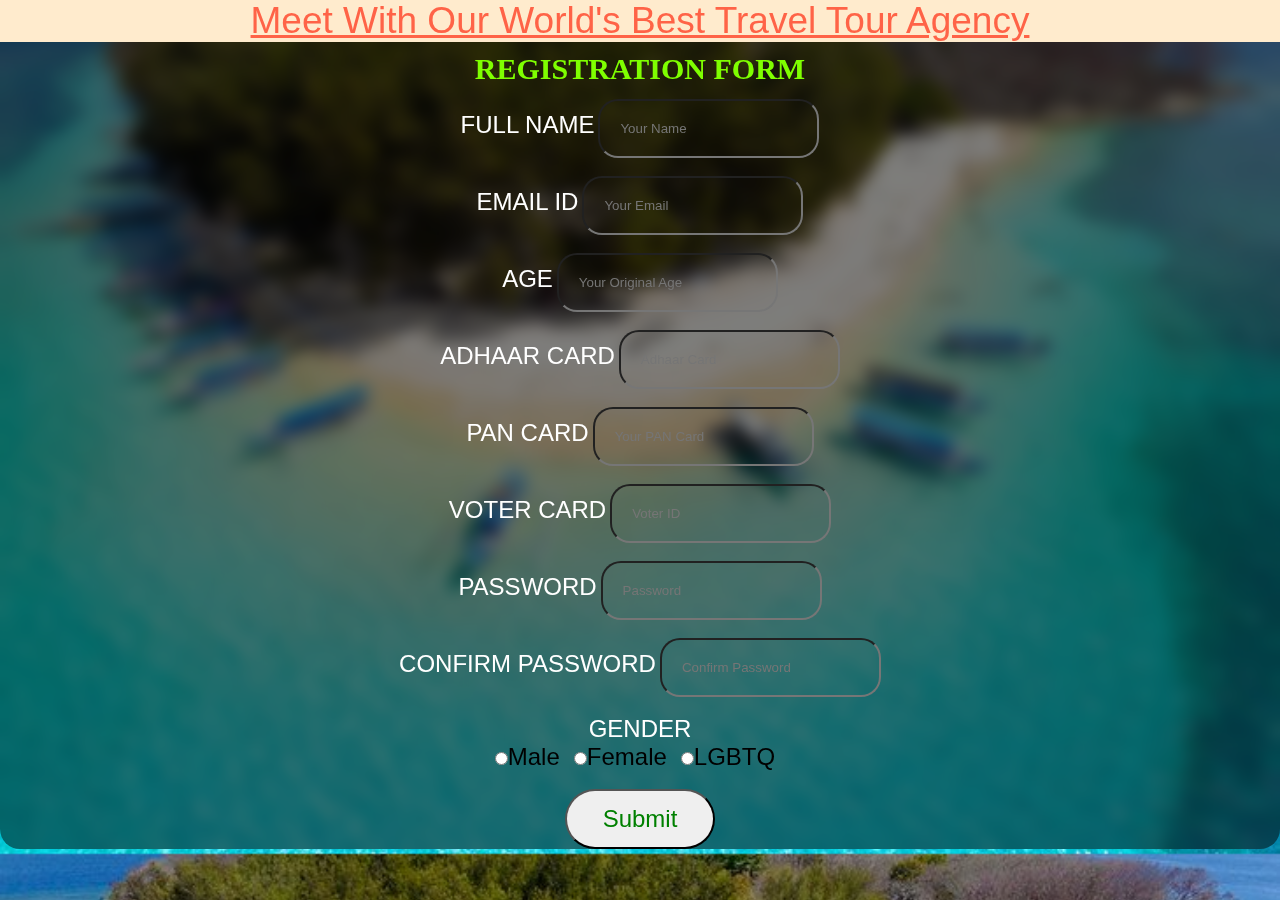
<file: contact420.html>
<!DOCTYPE html>
<html lang="en">
<head>
    <meta charset="UTF-8">
    <meta name="viewport" content="width=device-width, initial-scale=1.0">
    <title>Document</title>
<link rel="stylesheet" href="./Assets/mycontact.css">
</head>
<body>
    <!-- <p class="admit">Meet with our world's best travel tour agency</p>
    <p class="admit2">Registration Form</p> -->
    <form action="travellogin.html">
        <p class="admit">Meet with our world's best travel tour agency</p>
    <p class="admit2">Registration Form</p>
        <label for="fullname">Full Name</label>
        <input type="text" placeholder="Your Name" id="fullname" pattern="[A-Z][a-z][0-9]{9}"> <br> <br>
        <label for="email">Email Id</label> 
        <input type="email" pattern="[a-z0-9._%+\-]+@[a-z0-9.\-]+\.[a-z]{2,}$" id="email" placeholder="Your Email"> <br> <br>
        <label for="age">Age</label>
        <input type="number" pattern="[0-30]{2}" placeholder="Your Original Age"id="age"> <br> <br>
        <label for="adhar">Adhaar Card</label> 
        <input type="number" pattern="[0-9]{12}" placeholder="Adhaar Card" id="adhar"> <br> <br>
        <label for="pan">PAN Card</label>
        <input type="text" pattern="[A-Z][0-9]{6}" placeholder="Your PAN Card" id="pan"> <br> <br>
        <label for="vote">Voter Card</label>
        <input type="text" pattern="[A-Z][0-9]{8}" placeholder="Voter ID" id="vote"> <br> <br>
        <label for="pass">Password</label> 
        <input type="password" id="pass" placeholder="Password" pattern="[a-z][0-9][A-Z]{8}"><br> <br>
        <label for="pass">Confirm Password</label> 
        <input type="password" id="pass" placeholder="Confirm Password" pattern="[a-z][0-9][A-Z]{8}"> <br> <br>
        <label for="radio">Gender</label> <br>
        <input type="radio" name="radio" id="radio" value="Male"><span style=" font-size: x-large;
            font-family: 'Trebuchet MS', 'Lucida Sans Unicode', 'Lucida Grande', 'Lucida Sans', Arial, sans-serif;margin-right: 10px;">Male</span> 
        <input type="radio"  name="radio"  id="radio" value="Female"><span style=" font-size: x-large;
            font-family: 'Trebuchet MS', 'Lucida Sans Unicode', 'Lucida Grande', 'Lucida Sans', Arial, sans-serif;margin-right: 10px;">Female</span>
        <input type="radio"  name="radio"  id="radio" value="LGBTQ"><span style=" font-size: x-large;
            font-family: 'Trebuchet MS', 'Lucida Sans Unicode', 'Lucida Grande', 'Lucida Sans', Arial, sans-serif;margin-right: 10px;">LGBTQ</span> <br> <br>
        <button>Submit</button>
    </form>
</body>
</html>
</file>
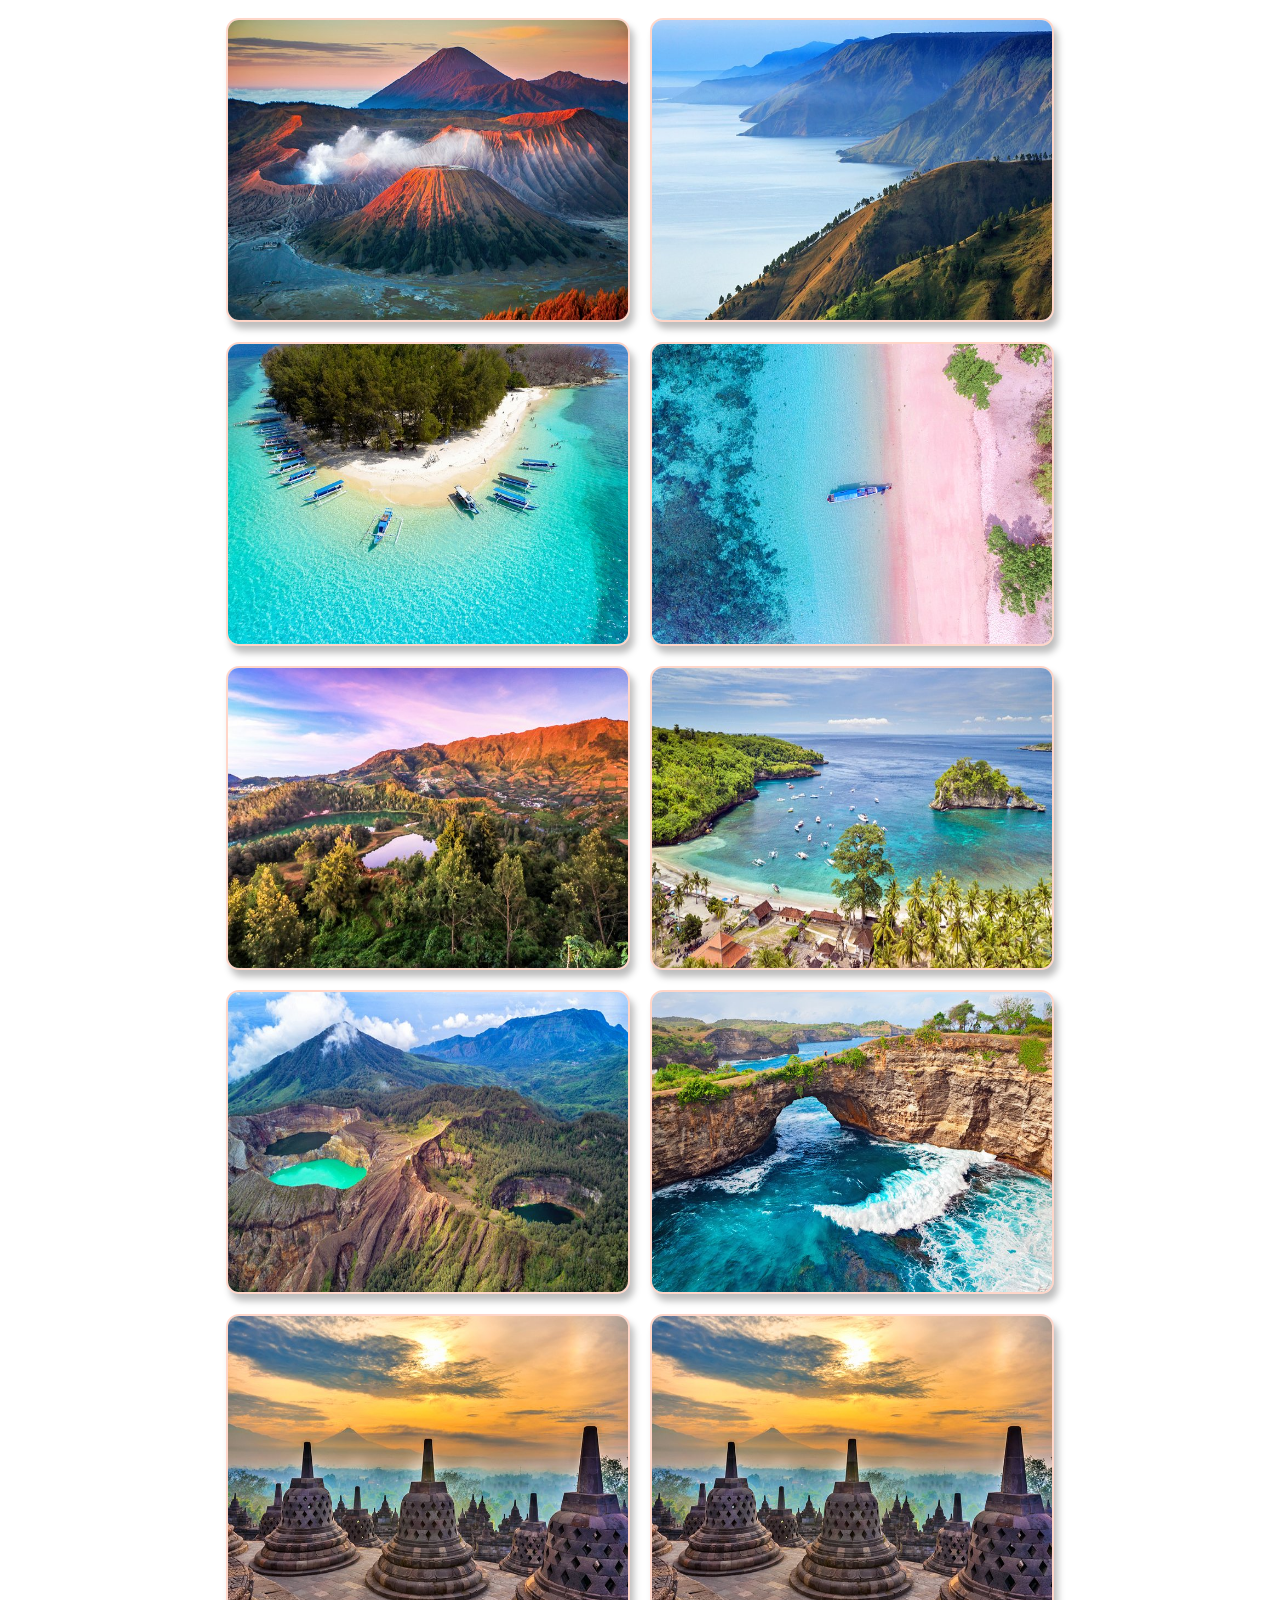
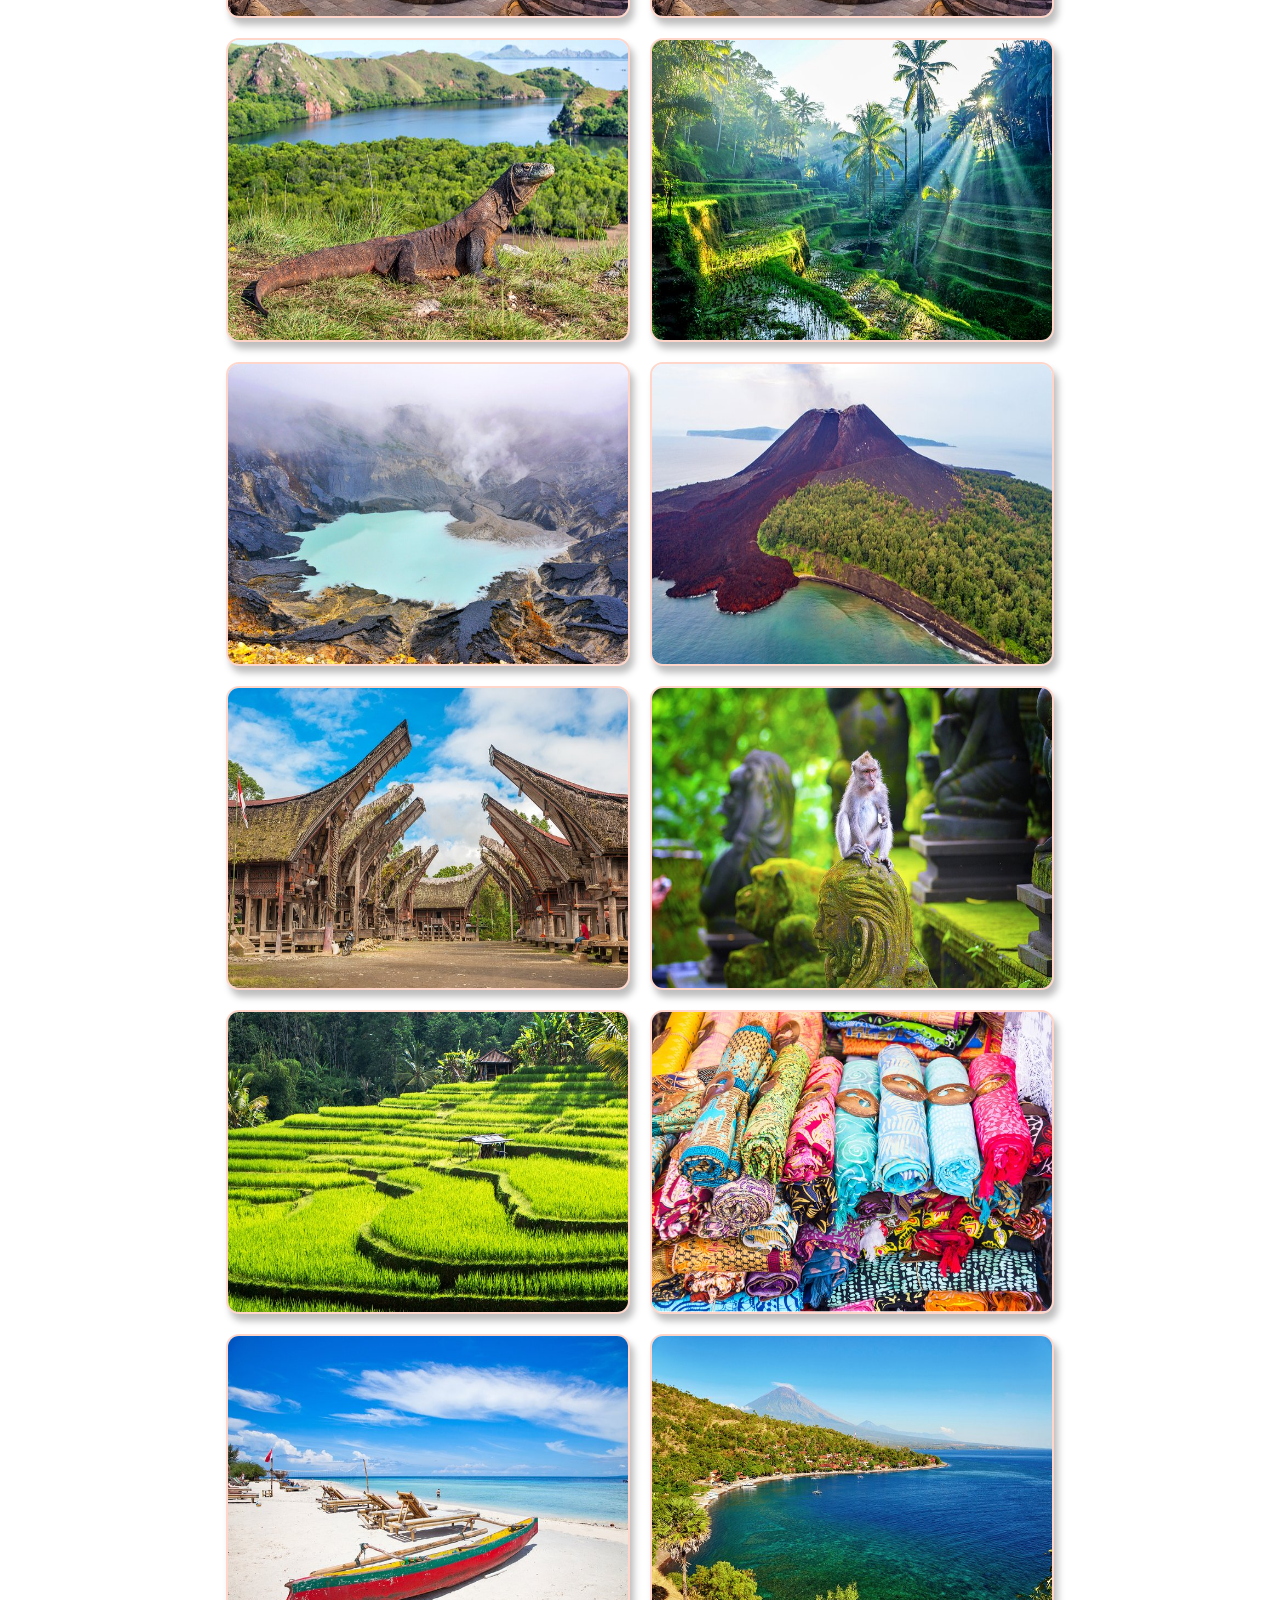
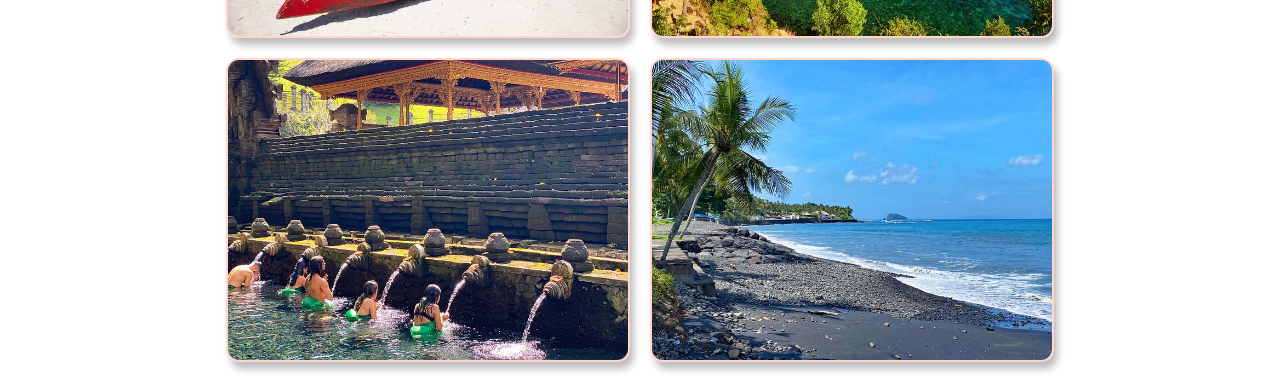
<file: rar.html>
<!DOCTYPE html>
<html lang="en">
<head>
    <meta charset="UTF-8">
    <meta name="viewport" content="width=device-width, initial-scale=1.0">
    <title>Document</title>
<link rel="stylesheet" href="./Assets/rar.css">
</head>
<body>
    <div>
        <img src="./Images_of_Indonesia/Indo1.png" alt="">
        <img src="./Images_of_Indonesia/Indo2.png" alt="">
        <img src="./Images_of_Indonesia/Indo3.png" alt="">
        <img src="./Images_of_Indonesia/Indo4.png" alt="">
        <img src="./Images_of_Indonesia/Indo5.png" alt="">
        <img src="./Images_of_Indonesia/Indo6.png" alt="">
        <img src="./Images_of_Indonesia/Indo7.png" alt="">
        <img src="./Images_of_Indonesia/Indo8.png" alt="">
        <img src="./Images_of_Indonesia/Indo9.png" alt="">
        <img src="./Images_of_Indonesia/Indo9.png" alt="">
        <img src="./Images_of_Indonesia/Indo10.png" alt="">
        <img src="./Images_of_Indonesia/Indo11.png" alt="">
        <img src="./Images_of_Indonesia/Indo12.png" alt="">
        <img src="./Images_of_Indonesia/Indo13.png" alt="">
        <img src="./Images_of_Indonesia/Indo14.png" alt="">
        <img src="./Images_of_Indonesia/Indo15.png" alt="">
        <img src="./Images_of_Indonesia/Indo16.png" alt="">
        <img src="./Images_of_Indonesia/Indo17.png" alt="">
        <img src="./Images_of_Indonesia/Indo18.png" alt="">
        <img src="./Images_of_Indonesia/Indo19.png" alt="">
        <img src="./Images_of_Indonesia/Indo20.png" alt="">
        <img src="./Images_of_Indonesia/Indo21.png" alt="">
    </div>
</body>
</html>
</file>
<file: Assets/mycontact.css>
body{
    background-image: url("Indo3.png");
    background-size: cover;
}
 *{
    margin: 0;
    padding: 0;
    box-sizing: border-box;
 }
form{
    backdrop-filter: blur(8px);
    -webkit-backdrop-filter: grayscale(8px);
    background: rgba(0,0,0,0.5);
    border-radius: 20px;
    text-align: center;
}
label{
    color: white;
    text-transform: uppercase;
    font-family: 'Lucida Sans', 'Lucida Sans Regular', 'Lucida Grande', 'Lucida Sans Unicode', Geneva, Verdana, sans-serif;
    font-size: x-large;
    color: white;
    background: transparent;
    font-family: 'Gill Sans', 'Gill Sans MT', Calibri, 'Trebuchet MS', sans-serif;
    font-weight: 500;
}
label:hover{
    color: goldenrod;
    text-decoration: underline;
    transition: 0.5s ease-in-out;
}
input{
    padding: 10px;
    padding: 20px;
    border-radius: 20px;
    background: transparent;
}
input:hover{
    background-color: aquamarine;
    padding-right: 50px;
    transition: 0.5s ease-in-out;
}
.admit{
    text-align: center;
    font-size:37px;
    color: aqua;
    text-transform: capitalize;
    font-family: 'Lucida Sans', 'Lucida Sans Regular', 'Lucida Grande', 'Lucida Sans Unicode', Geneva, Verdana, sans-serif;
    font-weight: 500;
    margin-bottom: 10px;
}
.admit:hover{
    color: tomato;
    text-decoration: underline;
    transition: 0.5s ease-in-out;
    background: blanchedalmond;
}
.admit2{
    text-align: center;
    font-size: 30px;
    color: chartreuse;
    text-transform: uppercase;
    font-family: Cambria, Cochin, Georgia, Times, 'Times New Roman', serif;
    font-weight: 600;
    margin-bottom: 12.9px;
}
.admit2:hover{
    color: rgb(71, 108, 255);
    text-decoration: underline;
    transition: 0.5s ease-in-out;
    border-radius: 30px;
}
button{
    height: 60px;
    width: 150px;
    color: green;
    font-size: x-large;
    font-weight: 500;
    font-family: 'Lucida Sans', 'Lucida Sans Regular', 'Lucida Grande', 'Lucida Sans Unicode', Geneva, Verdana, sans-serif;
    border-radius: 30px;
    text-align: center;
}
button:hover{
    width: 300px;
    transition: 0.5s ease-in-out;
}
</file>
<file: Assets/rar.css>
div{
    display: flex;
    justify-content: center;
    align-items: center;
    flex-wrap: wrap;
}
div img{
    width: 400px;
    height: 300px;
    border: 2px solid #ff3d0036;
    border-radius: 13px;
    box-shadow: 4px 7px 7px 0px #00000042;
    cursor: pointer;
    margin: 10px;
    transition: 1000ms;
}
div img:hover{
    filter: grayscale(0.3);
    transform: scale(2.3);
}
</file>
